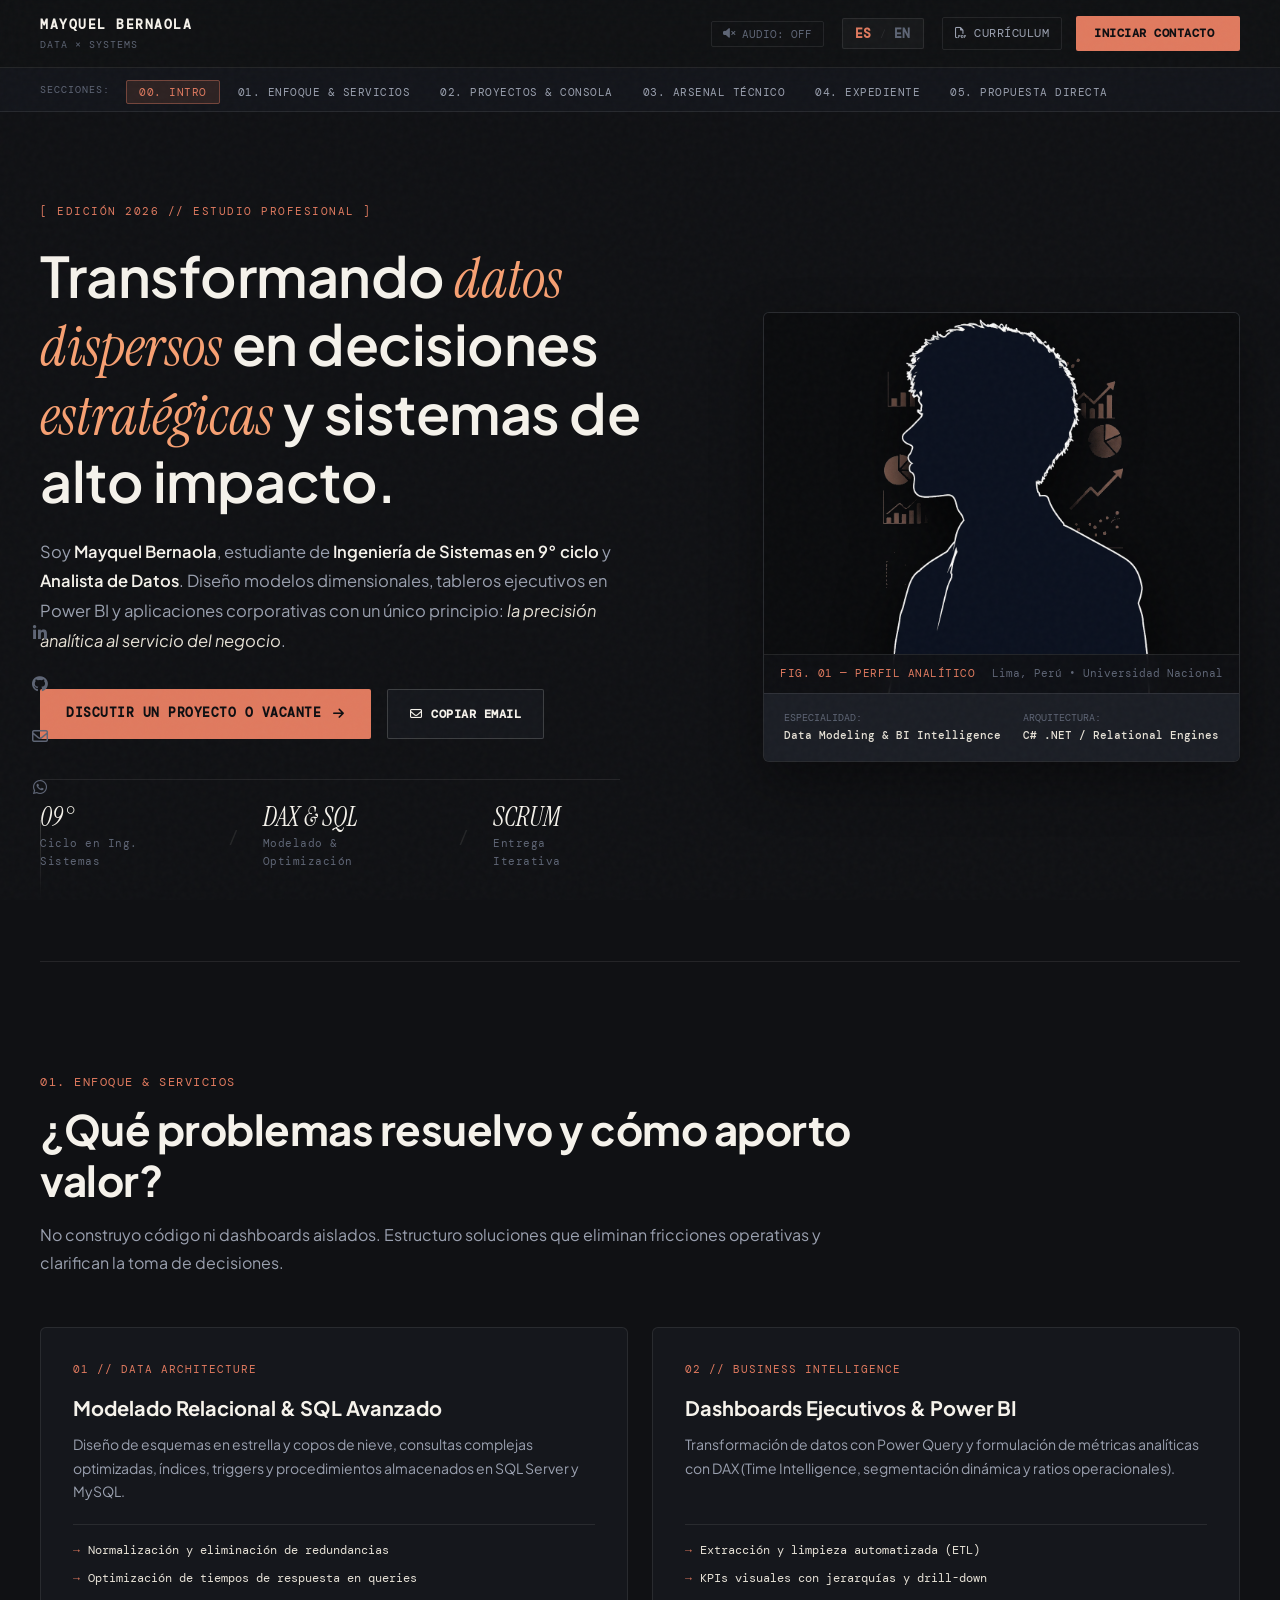
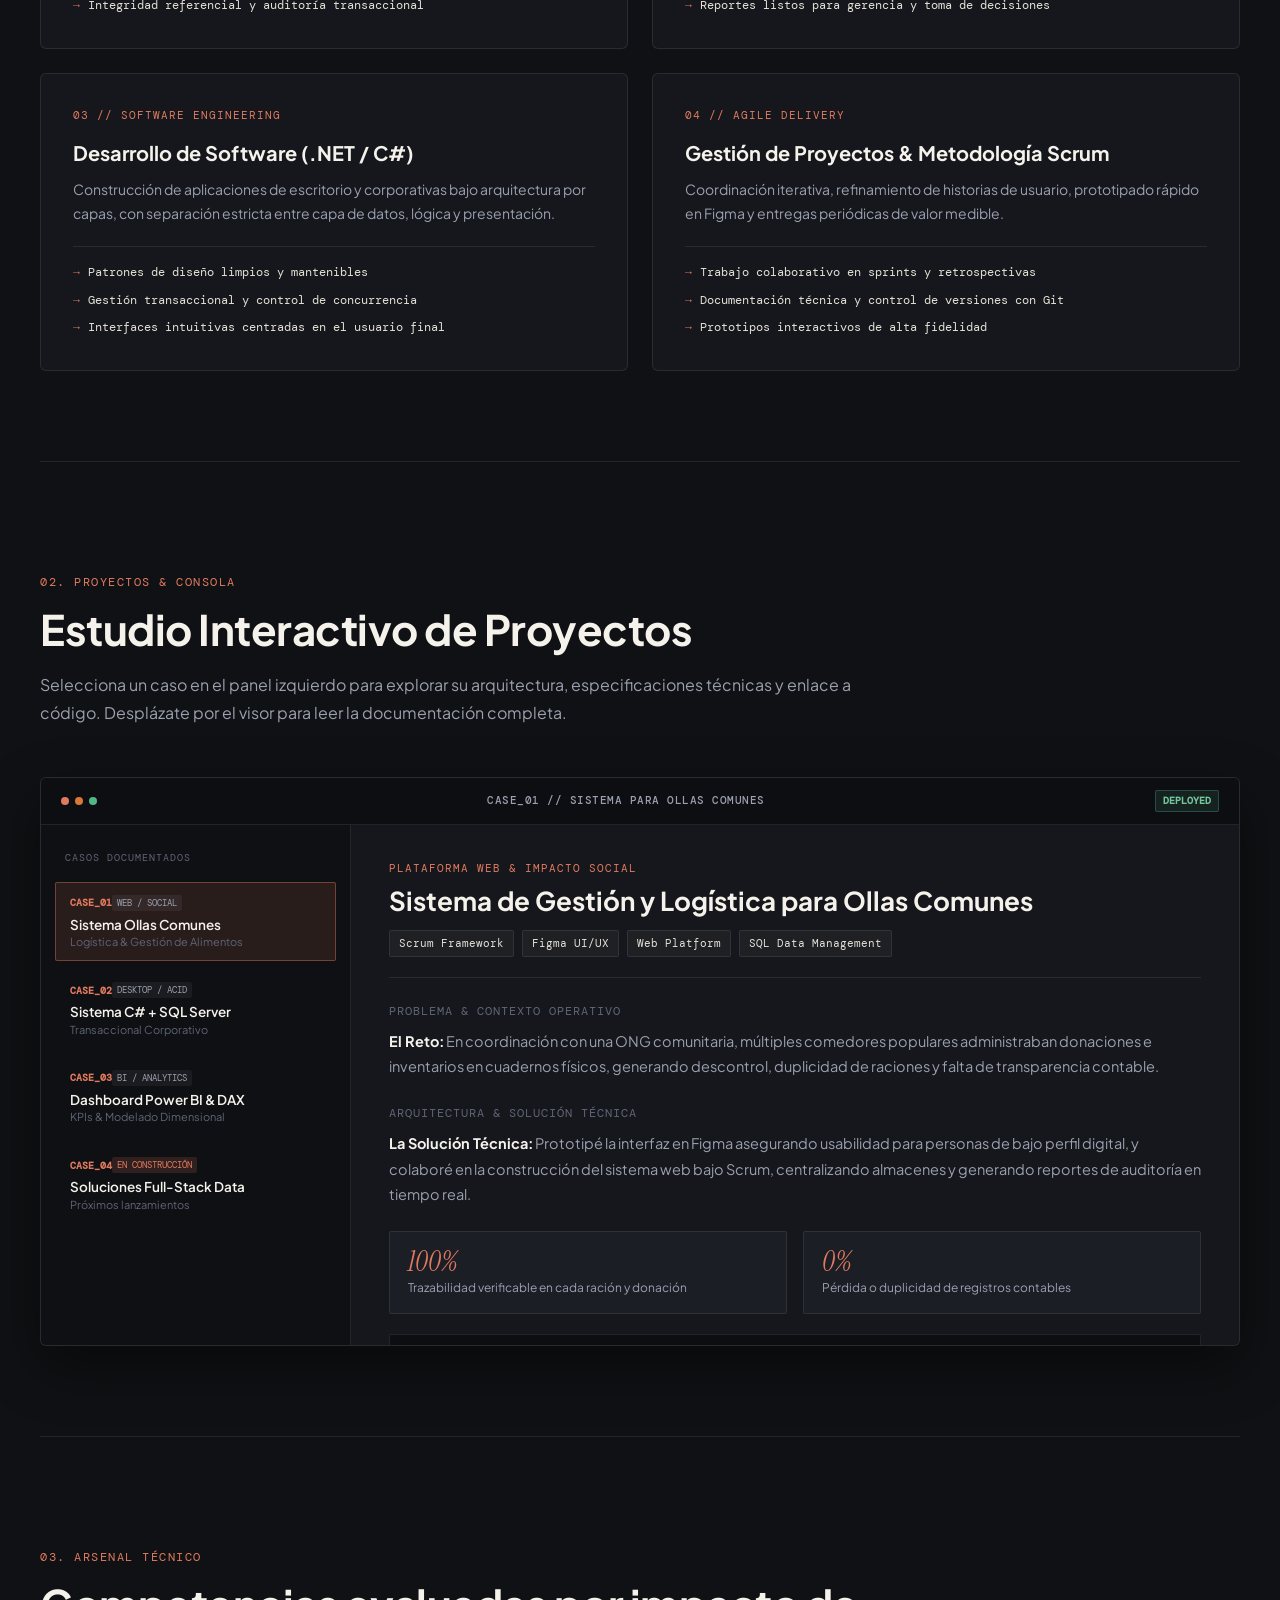
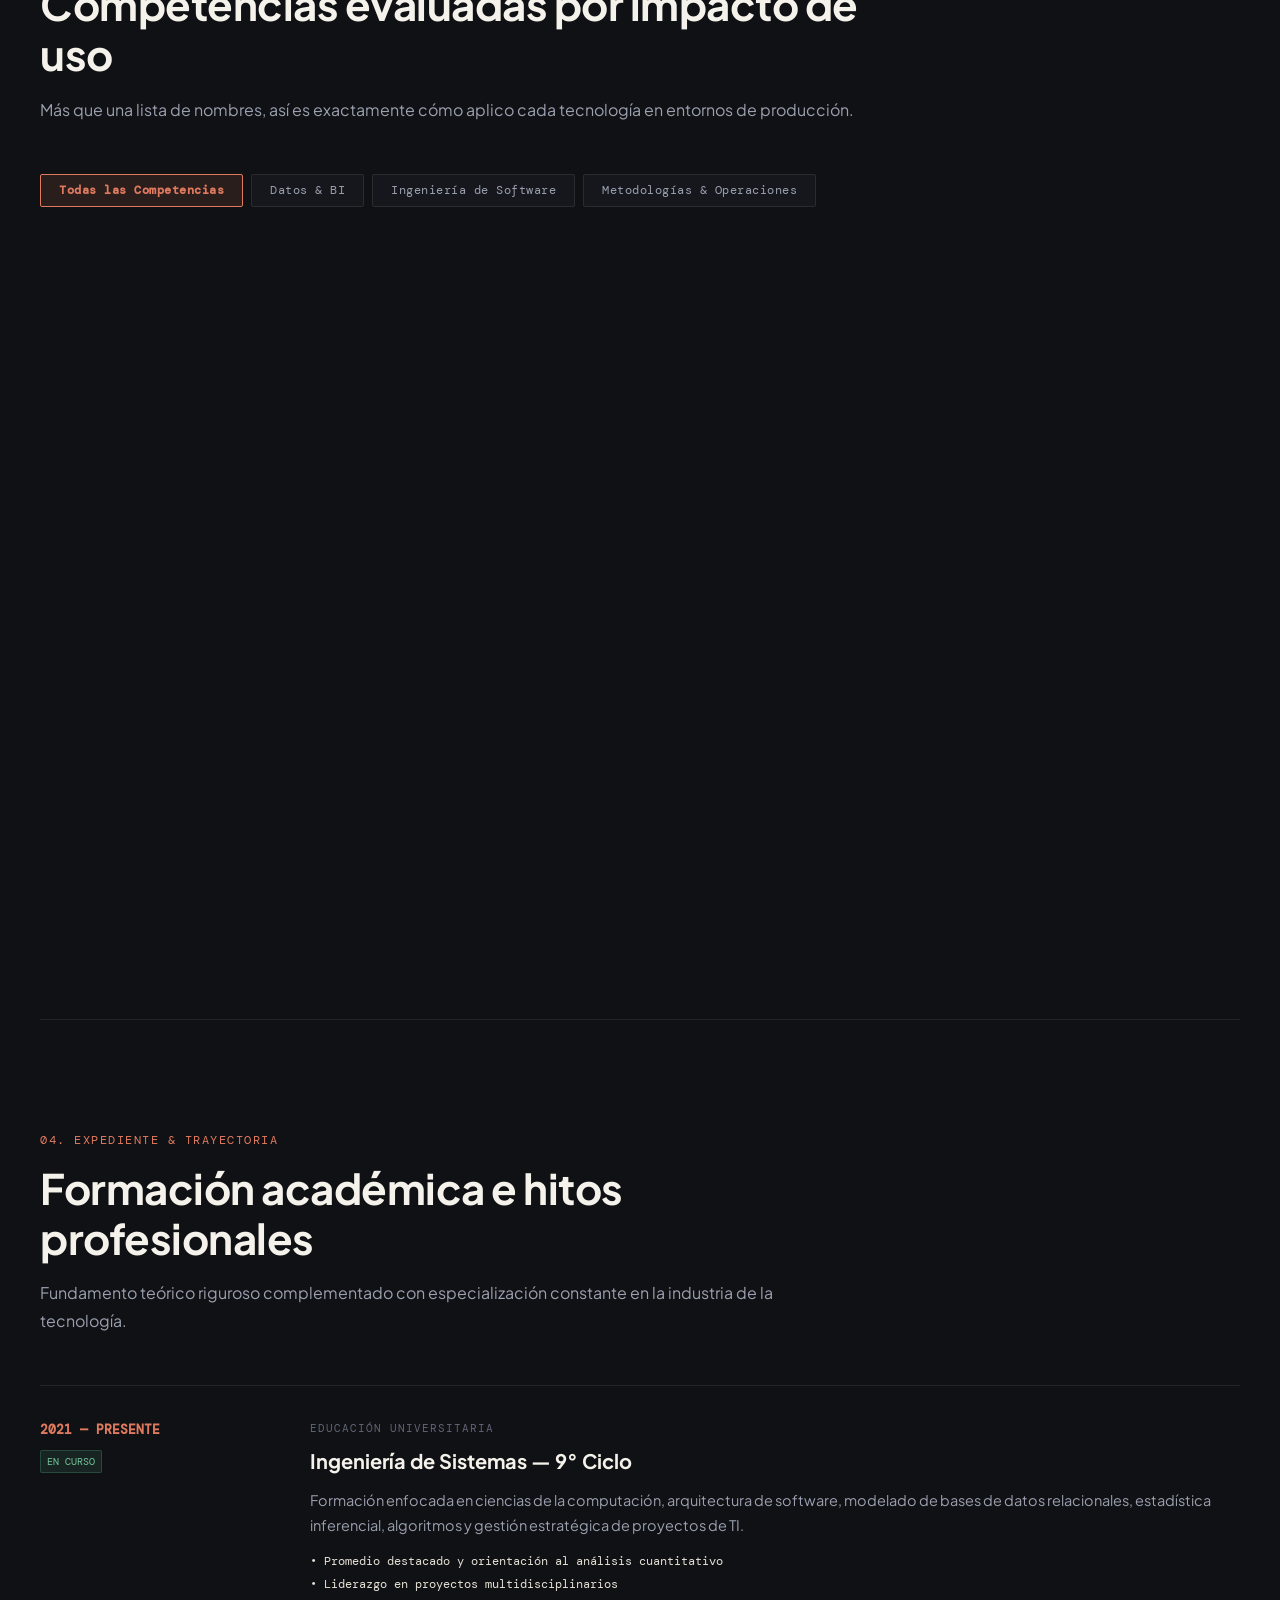
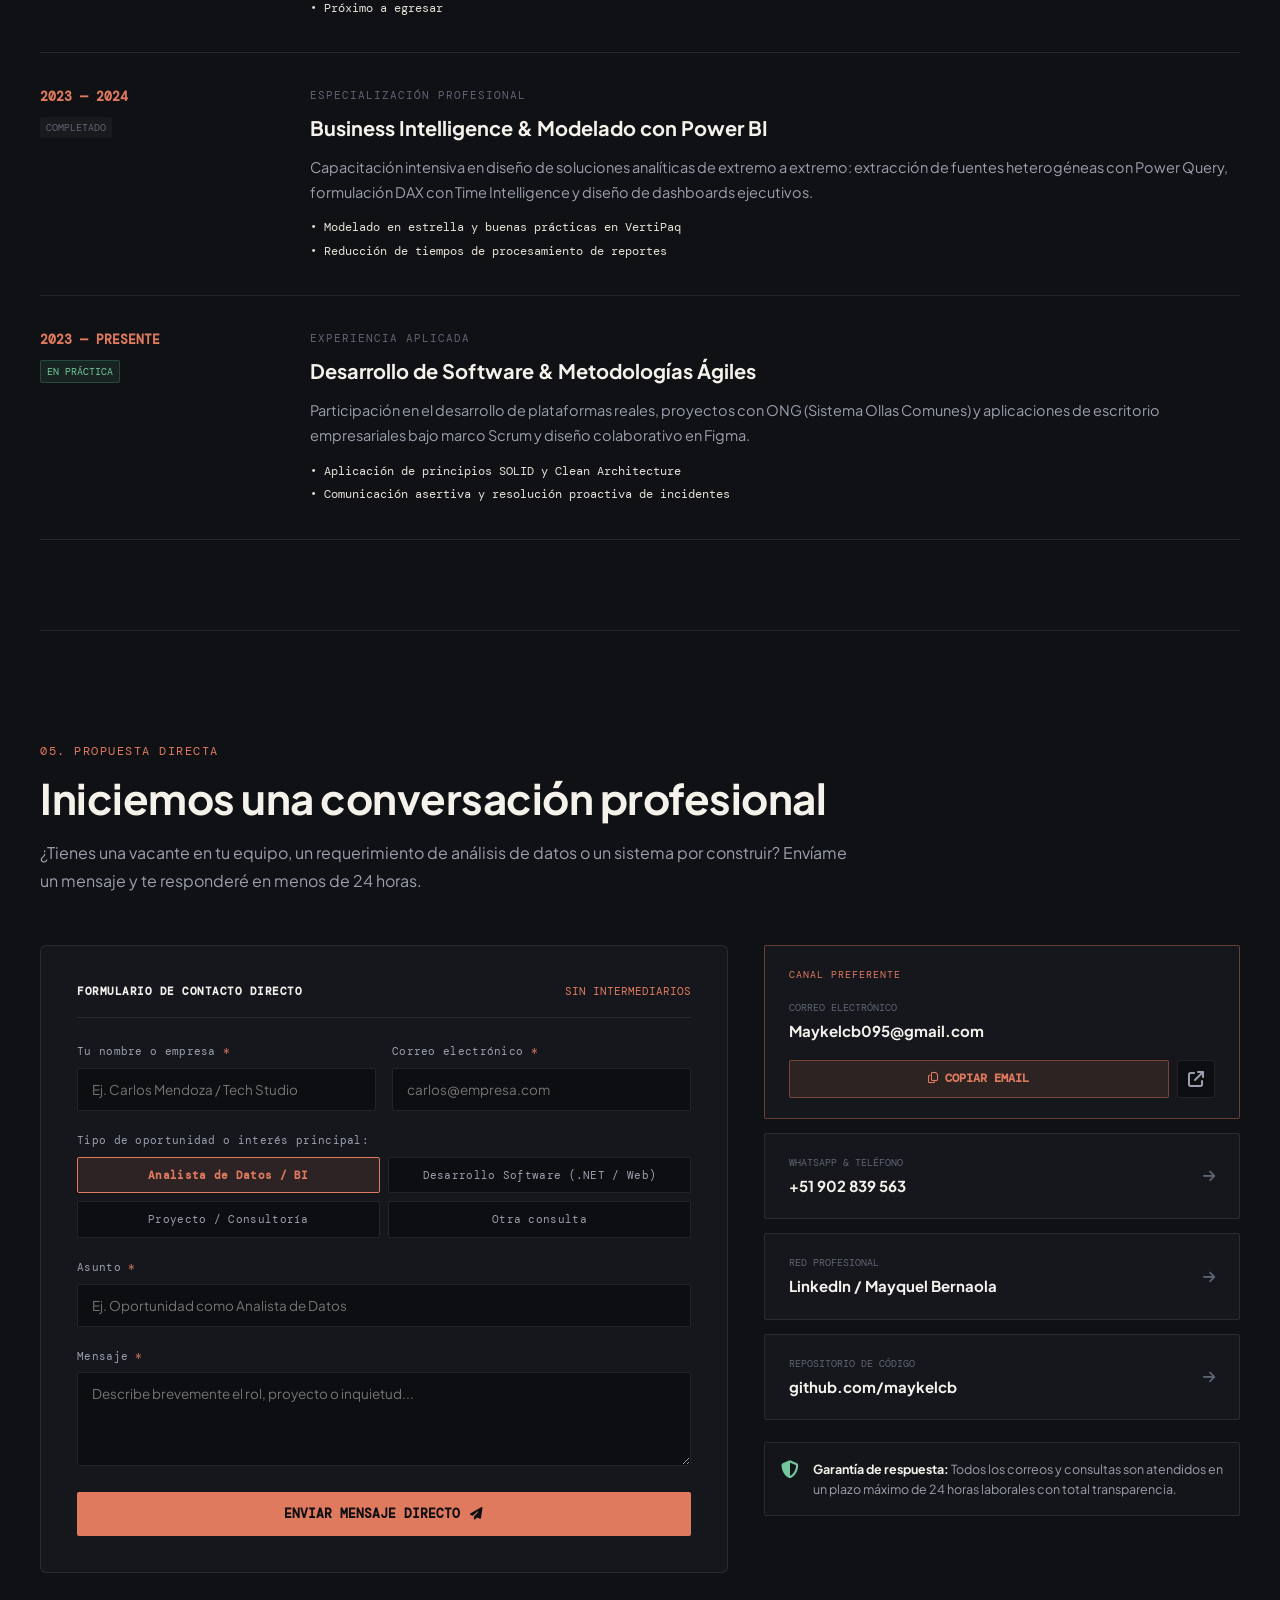
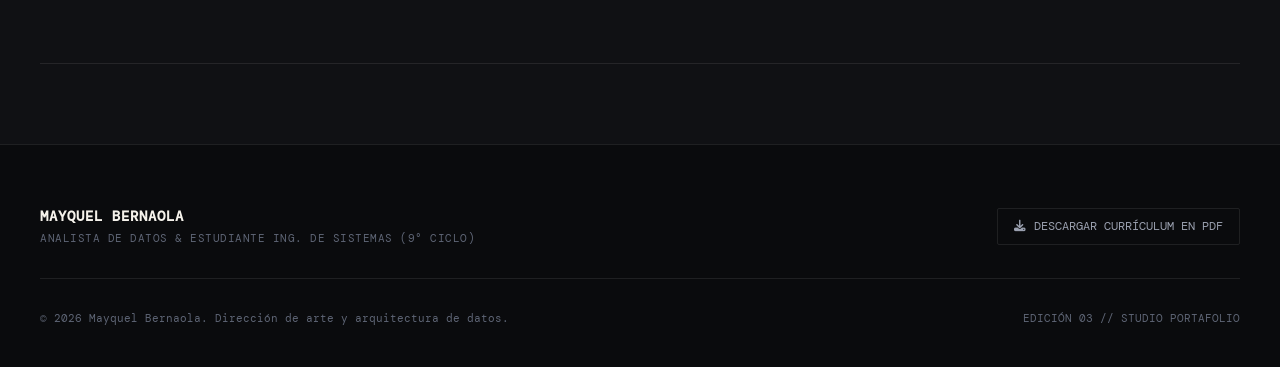
<file: index.html>
<!DOCTYPE html>
<html lang="es">
<head>
  <meta charset="UTF-8">
  <meta name="viewport" content="width=device-width, initial-scale=1.0">
  <title>Mayquel Bernaola — Strategic Data Analysis & Systems Engineering</title>
  <meta name="description" content="Portfolio editorial y estudio de ingeniería de Mayquel Bernaola. Especializado en transformar datos complejos en soluciones accionables, dashboards ejecutivos y sistemas robustos.">

  <!-- Editorial Typography: Instrument Serif + Plus Jakarta Sans + DM Mono -->
  <link rel="preconnect" href="https://fonts.googleapis.com">
  <link rel="preconnect" href="https://fonts.gstatic.com" crossorigin>
  <link href="https://fonts.googleapis.com/css2?family=DM+Mono:ital,wght@0,300;0,400;0,500;1,400&family=Instrument+Serif:ital@0;1&family=Plus+Jakarta+Sans:wght@300;400;500;600;700&display=swap" rel="stylesheet">
  
  <link rel="stylesheet" href="https://cdnjs.cloudflare.com/ajax/libs/font-awesome/6.5.1/css/all.min.css">
  <link rel="stylesheet" href="styles.css">
</head>
<body class="editorial-theme" data-lang="es">

<!-- Ambient Paper Texture Overlay -->
<div class="texture-overlay" aria-hidden="true"></div>

<!-- Left Vertical Social Sidebar (Adapted from Portfolio 1 with Editorial Aesthetic) -->
<aside class="editorial-social-sidebar" aria-label="Enlaces sociales">
  <a href="https://www.linkedin.com/in/mayquel-bernaola-benites-136561357/" target="_blank" rel="noopener noreferrer" class="sidebar-icon-link" title="LinkedIn" aria-label="LinkedIn">
    <i class="fab fa-linkedin-in"></i>
  </a>
  <a href="https://github.com/maykelcb" target="_blank" rel="noopener noreferrer" class="sidebar-icon-link" title="GitHub" aria-label="GitHub">
    <i class="fab fa-github"></i>
  </a>
  <a href="mailto:Maykelcb095@gmail.com" class="sidebar-icon-link" title="Email" aria-label="Email">
    <i class="far fa-envelope"></i>
  </a>
  <a href="https://wa.me/51902839563?text=Hola%20Mayquel,%20vi%20tu%20portafolio%20y%20me%20gustar%C3%ADa%20conversar." target="_blank" rel="noopener noreferrer" class="sidebar-icon-link" title="WhatsApp" aria-label="WhatsApp">
    <i class="fab fa-whatsapp"></i>
  </a>
  <div class="sidebar-stem-line" aria-hidden="true"></div>
</aside>

<!-- Top Sticky Editorial Masthead / Header -->
<header class="masthead-bar" id="masthead">
  <div class="masthead-inner">
    <div class="masthead-brand">
      <a href="#intro" class="brand-link" aria-label="Volver al inicio">
        <span class="brand-name">MAYQUEL BERNAOLA</span>
        <span class="brand-sub">DATA × SYSTEMS</span>
      </a>
    </div>

    <!-- Controls: Audio Synthesizer & Language Switcher -->
    <div class="masthead-controls">
      <!-- Audio Toggle Button -->
      <button class="audio-toggle-btn" id="audioToggle" aria-label="Activar/Desactivar sonido" title="Sonido interactivo">
        <i class="fas fa-volume-xmark" id="audioIcon"></i>
        <span class="audio-label" id="audioLabel">AUDIO: OFF</span>
      </button>

      <!-- Language Toggle Switcher (ES / EN) -->
      <div class="lang-switch-box" role="group" aria-label="Selector de idioma">
        <button class="lang-toggle-btn active" data-lang="es" aria-pressed="true">ES</button>
        <span class="lang-divider">/</span>
        <button class="lang-toggle-btn" data-lang="en" aria-pressed="false">EN</button>
      </div>

      <!-- Quick Actions -->
      <div class="masthead-actions">
        <a href="cv.pdf" target="_blank" class="action-link-cv" title="Descargar currículum en PDF">
          <i class="far fa-file-pdf" aria-hidden="true"></i>
          <span data-i18n="nav_cv">CURRÍCULUM</span>
        </a>
        <a href="#inquiry" class="action-btn-primary">
          <span data-i18n="nav_contact">INICIAR CONTACTO</span>
          <i class="fas fa-arrow-down-right" aria-hidden="true"></i>
        </a>
      </div>
    </div>
  </div>
</header>

<!-- Secondary Navigation TOC (Sticky on scroll) -->
<nav class="editorial-nav-bar" id="editorialNav" aria-label="Navegación principal">
  <div class="nav-bar-inner">
    <span class="nav-chapter-label" data-i18n="toc_label">SECCIONES:</span>
    <ul class="nav-chapter-list">
      <li><a href="#intro" class="nav-toc-link active" data-section="intro" data-i18n="toc_00">00. INTRO</a></li>
      <li><a href="#practice" class="nav-toc-link" data-section="practice" data-i18n="toc_01">01. ENFOQUE & SERVICIOS</a></li>
      <li><a href="#works" class="nav-toc-link" data-section="works" data-i18n="toc_02">02. PROYECTOS & CONSOLA</a></li>
      <li><a href="#arsenal" class="nav-toc-link" data-section="arsenal" data-i18n="toc_03">03. ARSENAL TÉCNICO</a></li>
      <li><a href="#record" class="nav-toc-link" data-section="record" data-i18n="toc_04">04. EXPEDIENTE</a></li>
      <li><a href="#inquiry" class="nav-toc-link" data-section="inquiry" data-i18n="toc_05">05. PROPUESTA DIRECTA</a></li>
    </ul>
  </div>
</nav>

<main class="editorial-content">

  <!-- ═══════════════════════════════════════════════
       CHAPTER 00: THE STATEMENT & HERO
       ═══════════════════════════════════════════════ -->
  <section class="chapter-block intro-chapter" id="intro">
    <div class="intro-grid">
      
      <div class="intro-typography-col">
        <div class="dossier-tag">
          <span class="mono-prefix" data-i18n="hero_edition">[ EDICIÓN 2026 // ESTUDIO PROFESIONAL ]</span>
        </div>

        <h1 class="main-editorial-title" data-i18n="hero_title">
          Transformando <span class="serif-accent">datos dispersos</span> en decisiones <span class="serif-accent">estratégicas</span> y sistemas de alto impacto.
        </h1>

        <p class="intro-statement" data-i18n="hero_desc">
          Soy <strong>Mayquel Bernaola</strong>, estudiante de <strong>Ingeniería de Sistemas en 9° ciclo</strong> y <strong>Analista de Datos</strong>. Diseño modelos dimensionales, tableros ejecutivos en Power BI y aplicaciones corporativas con un único principio: <em>la precisión analítica al servicio del negocio</em>.
        </p>

        <!-- Conversion Action Cluster -->
        <div class="intro-conversion-cluster">
          <a href="#inquiry" class="hero-cta-btn">
            <span data-i18n="hero_btn_discuss">DISCUTIR UN PROYECTO O VACANTE</span>
            <i class="fas fa-arrow-right" aria-hidden="true"></i>
          </a>
          <button class="hero-copy-btn" id="heroQuickCopy" title="Copiar correo Maykelcb095@gmail.com">
            <i class="far fa-envelope" aria-hidden="true"></i>
            <span data-i18n="hero_btn_copy">COPIAR EMAIL</span>
          </button>
        </div>

        <!-- Verified Metrics Strip -->
        <div class="verified-metrics-strip">
          <div class="metric-block">
            <span class="metric-num">09°</span>
            <span class="metric-caption" data-i18n="metric_01">Ciclo en Ing. Sistemas</span>
          </div>
          <div class="metric-sep">/</div>
          <div class="metric-block">
            <span class="metric-num">DAX & SQL</span>
            <span class="metric-caption" data-i18n="metric_02">Modelado & Optimización</span>
          </div>
          <div class="metric-sep">/</div>
          <div class="metric-block">
            <span class="metric-num">SCRUM</span>
            <span class="metric-caption" data-i18n="metric_03">Entrega Iterativa</span>
          </div>
        </div>
      </div>

      <!-- Right Column: Visual Portrait Artifact -->
      <div class="intro-visual-col">
        <div class="portrait-plate">
          <div class="plate-frame">
            <img src="silhouette-bg.png" alt="Data visualization graphics" class="plate-data-layer">
            <img src="silhouette.png" alt="Mayquel Bernaola silueta profesional" class="plate-silhouette">
            
            <div class="plate-caption">
              <span class="plate-title" data-i18n="fig_title">FIG. 01 — PERFIL ANALÍTICO</span>
              <span class="plate-sub" data-i18n="fig_sub">Lima, Perú • Universidad Nacional</span>
            </div>
          </div>
          
          <div class="plate-footnote">
            <div class="footnote-item">
              <span class="fn-label" data-i18n="fn_specialty_lbl">ESPECIALIDAD:</span>
              <span class="fn-value" data-i18n="fn_specialty_val">Data Modeling & BI Intelligence</span>
            </div>
            <div class="footnote-item">
              <span class="fn-label" data-i18n="fn_arch_lbl">ARQUITECTURA:</span>
              <span class="fn-value" data-i18n="fn_arch_val">C# .NET / Relational Engines</span>
            </div>
          </div>
        </div>
      </div>

    </div>
  </section>

  <!-- ═══════════════════════════════════════════════
       CHAPTER 01: THE PRACTICE & SERVICES
       ═══════════════════════════════════════════════ -->
  <section class="chapter-block" id="practice">
    <div class="chapter-header">
      <span class="chapter-number" data-i18n="chap1_num">01. ENFOQUE & SERVICIOS</span>
      <h2 class="chapter-title" data-i18n="chap1_title">¿Qué problemas resuelvo y cómo aporto valor?</h2>
      <p class="chapter-lead" data-i18n="chap1_lead">
        No construyo código ni dashboards aislados. Estructuro soluciones que eliminan fricciones operativas y clarifican la toma de decisiones.
      </p>
    </div>

    <div class="services-dossier-grid">
      <!-- Service 01 -->
      <div class="service-card">
        <div class="service-index">01 // DATA ARCHITECTURE</div>
        <h3 class="service-name" data-i18n="serv1_title">Modelado Relacional & SQL Avanzado</h3>
        <p class="service-summary" data-i18n="serv1_desc">
          Diseño de esquemas en estrella y copos de nieve, consultas complejas optimizadas, índices, triggers y procedimientos almacenados en SQL Server y MySQL.
        </p>
        <ul class="service-deliverables">
          <li data-i18n="serv1_li1">Normalización y eliminación de redundancias</li>
          <li data-i18n="serv1_li2">Optimización de tiempos de respuesta en queries</li>
          <li data-i18n="serv1_li3">Integridad referencial y auditoría transaccional</li>
        </ul>
      </div>

      <!-- Service 02 -->
      <div class="service-card">
        <div class="service-index">02 // BUSINESS INTELLIGENCE</div>
        <h3 class="service-name" data-i18n="serv2_title">Dashboards Ejecutivos & Power BI</h3>
        <p class="service-summary" data-i18n="serv2_desc">
          Transformación de datos con Power Query y formulación de métricas analíticas con DAX (Time Intelligence, segmentación dinámica y ratios operacionales).
        </p>
        <ul class="service-deliverables">
          <li data-i18n="serv2_li1">Extracción y limpieza automatizada (ETL)</li>
          <li data-i18n="serv2_li2">KPIs visuales con jerarquías y drill-down</li>
          <li data-i18n="serv2_li3">Reportes listos para gerencia y toma de decisiones</li>
        </ul>
      </div>

      <!-- Service 03 -->
      <div class="service-card">
        <div class="service-index">03 // SOFTWARE ENGINEERING</div>
        <h3 class="service-name" data-i18n="serv3_title">Desarrollo de Software (.NET / C#)</h3>
        <p class="service-summary" data-i18n="serv3_desc">
          Construcción de aplicaciones de escritorio y corporativas bajo arquitectura por capas, con separación estricta entre capa de datos, lógica y presentación.
        </p>
        <ul class="service-deliverables">
          <li data-i18n="serv3_li1">Patrones de diseño limpios y mantenibles</li>
          <li data-i18n="serv3_li2">Gestión transaccional y control de concurrencia</li>
          <li data-i18n="serv3_li3">Interfaces intuitivas centradas en el usuario final</li>
        </ul>
      </div>

      <!-- Service 04 -->
      <div class="service-card">
        <div class="service-index">04 // AGILE DELIVERY</div>
        <h3 class="service-name" data-i18n="serv4_title">Gestión de Proyectos & Metodología Scrum</h3>
        <p class="service-summary" data-i18n="serv4_desc">
          Coordinación iterativa, refinamiento de historias de usuario, prototipado rápido en Figma y entregas periódicas de valor medible.
        </p>
        <ul class="service-deliverables">
          <li data-i18n="serv4_li1">Trabajo colaborativo en sprints y retrospectivas</li>
          <li data-i18n="serv4_li2">Documentación técnica y control de versiones con Git</li>
          <li data-i18n="serv4_li3">Prototipos interactivos de alta fidelidad</li>
        </ul>
      </div>
    </div>
  </section>

  <!-- ═══════════════════════════════════════════════
       CHAPTER 02: EDITORIAL PROJECT CONSOLE (STUDIO)
       Adapted from Portafolio 2 with Portafolio 3 Aesthetic & Scroll Details
       ═══════════════════════════════════════════════ -->
  <section class="chapter-block" id="works">
    <div class="chapter-header">
      <span class="chapter-number" data-i18n="chap2_num">02. PROYECTOS & CONSOLA</span>
      <h2 class="chapter-title" data-i18n="chap2_title">Estudio Interactivo de Proyectos</h2>
      <p class="chapter-lead" data-i18n="chap2_lead">
        Selecciona un caso en el panel izquierdo para explorar su arquitectura, especificaciones técnicas y enlace a código. Desplázate por el visor para leer la documentación completa.
      </p>
    </div>

    <!-- Editorial Project Console Studio -->
    <div class="project-console-container">
      
      <!-- Top Window Bar -->
      <div class="console-window-header">
        <div class="console-traffic-dots" aria-hidden="true">
          <span></span><span></span><span></span>
        </div>
        <div class="console-window-title" id="consoleCurrentTitle">CASE_01 // SISTEMA PARA OLLAS COMUNES</div>
        <div class="console-status-pill" id="consoleCurrentStatus">DEPLOYED</div>
      </div>

      <div class="project-console-body">
        
        <!-- Left Sidebar: Project Selector List -->
        <div class="project-selector-deck" role="tablist">
          <span class="deck-category-label" data-i18n="proj_deck_lbl">CASOS DOCUMENTADOS</span>
          
          <button class="project-tab-btn active" data-project="ollas" role="tab" aria-selected="true">
            <div class="tab-top">
              <span class="tab-id">CASE_01</span>
              <span class="tab-badge-pill">WEB / SOCIAL</span>
            </div>
            <strong class="tab-name" data-i18n="p1_tab_name">Sistema Ollas Comunes</strong>
            <span class="tab-sub" data-i18n="p1_tab_sub">Logística & Gestión de Alimentos</span>
          </button>

          <button class="project-tab-btn" data-project="csharp" role="tab" aria-selected="false">
            <div class="tab-top">
              <span class="tab-id">CASE_02</span>
              <span class="tab-badge-pill">DESKTOP / ACID</span>
            </div>
            <strong class="tab-name" data-i18n="p2_tab_name">Sistema C# + SQL Server</strong>
            <span class="tab-sub" data-i18n="p2_tab_sub">Transaccional Corporativo</span>
          </button>

          <button class="project-tab-btn" data-project="powerbi" role="tab" aria-selected="false">
            <div class="tab-top">
              <span class="tab-id">CASE_03</span>
              <span class="tab-badge-pill">BI / ANALYTICS</span>
            </div>
            <strong class="tab-name" data-i18n="p3_tab_name">Dashboard Power BI & DAX</strong>
            <span class="tab-sub" data-i18n="p3_tab_sub">KPIs & Modelado Dimensional</span>
          </button>

          <button class="project-tab-btn tab-future" data-project="upcoming" role="tab" aria-selected="false">
            <div class="tab-top">
              <span class="tab-id">CASE_04</span>
              <span class="tab-badge-pill pill-upcoming">EN CONSTRUCCIÓN</span>
            </div>
            <strong class="tab-name" data-i18n="p4_tab_name">Soluciones Full-Stack Data</strong>
            <span class="tab-sub" data-i18n="p4_tab_sub">Próximos lanzamientos</span>
          </button>
        </div>

        <!-- Right Main: Scrollable Detailed Documentation Viewer -->
        <div class="project-viewer-screen">
          <div class="viewer-scroll-pane" id="projectViewerPane">
            <!-- Dynamic Content injected via JS -->
          </div>
        </div>

      </div>

    </div>
  </section>

  <!-- ═══════════════════════════════════════════════
       CHAPTER 03: TECHNICAL ARSENAL
       Interactive Staggered Block-by-Block Animation
       ═══════════════════════════════════════════════ -->
  <section class="chapter-block" id="arsenal">
    <div class="chapter-header">
      <span class="chapter-number" data-i18n="chap3_num">03. ARSENAL TÉCNICO</span>
      <h2 class="chapter-title" data-i18n="chap3_title">Competencias evaluadas por impacto de uso</h2>
      <p class="chapter-lead" data-i18n="chap3_lead">
        Más que una lista de nombres, así es exactamente cómo aplico cada tecnología en entornos de producción.
      </p>
    </div>

    <!-- Interactive Capability Matrix Filter -->
    <div class="arsenal-filter-tabs" role="tablist">
      <button class="filter-tab active" data-filter="all" role="tab" aria-selected="true" data-i18n="tab_all">Todas las Competencias</button>
      <button class="filter-tab" data-filter="data" role="tab" aria-selected="false" data-i18n="tab_data">Datos & BI</button>
      <button class="filter-tab" data-filter="dev" role="tab" aria-selected="false" data-i18n="tab_dev">Ingeniería de Software</button>
      <button class="filter-tab" data-filter="method" role="tab" aria-selected="false" data-i18n="tab_method">Metodologías & Operaciones</button>
    </div>

    <!-- Grid Container with scroll-driven row-by-row & filter block-by-block animations -->
    <div class="arsenal-matrix-grid" id="arsenalGrid">
      
      <!-- ROW 1 (3 items) -->
      <div class="arsenal-item" data-group="data" data-row="1">
        <div class="item-header">
          <div class="item-tech-name">SQL (Server / MySQL)</div>
          <span class="item-badge" data-i18n="lvl_expert">EXPERTO</span>
        </div>
        <p class="item-application" data-i18n="skill_sql_desc">
          Modelado relacional, subconsultas complejas, optimización de índices, transacciones ACID y procedimientos almacenados para backends y almacenes de datos.
        </p>
        <div class="item-footer">
          <span class="item-context" data-i18n="skill_sql_use">Uso: Arquitectura de datos & ETL</span>
        </div>
      </div>

      <div class="arsenal-item" data-group="data" data-row="1">
        <div class="item-header">
          <div class="item-tech-name">Power BI & DAX</div>
          <span class="item-badge" data-i18n="lvl_adv">AVANZADO</span>
        </div>
        <p class="item-application" data-i18n="skill_pbi_desc">
          Creación de métricas analíticas complejas, funciones de inteligencia de tiempo, modelado dimensional en estrella y dashboards interactivos para comités de dirección.
        </p>
        <div class="item-footer">
          <span class="item-context" data-i18n="skill_pbi_use">Uso: Business Intelligence & Dashboards</span>
        </div>
      </div>

      <div class="arsenal-item" data-group="data" data-row="1">
        <div class="item-header">
          <div class="item-tech-name">Python (Pandas / NumPy)</div>
          <span class="item-badge" data-i18n="lvl_adv">AVANZADO</span>
        </div>
        <p class="item-application" data-i18n="skill_py_desc">
          Scripts de automatización, pipelines de limpieza y transformación de datos (ETL), análisis exploratorio de datos (EDA) y estadística aplicada.
        </p>
        <div class="item-footer">
          <span class="item-context" data-i18n="skill_py_use">Uso: Procesamiento analítico & ETL</span>
        </div>
      </div>

      <!-- ROW 2 (3 items) -->
      <div class="arsenal-item" data-group="data" data-row="2">
        <div class="item-header">
          <div class="item-tech-name">Excel Avanzado & Power Query</div>
          <span class="item-badge" data-i18n="lvl_expert">EXPERTO</span>
        </div>
        <p class="item-application" data-i18n="skill_xls_desc">
          Modelado financiero y operativo, lenguaje M en Power Query, tablas dinámicas avanzadas y formulación matricial para análisis ágil.
        </p>
        <div class="item-footer">
          <span class="item-context" data-i18n="skill_xls_use">Uso: Análisis ad-hoc & Modelos rápidos</span>
        </div>
      </div>

      <div class="arsenal-item" data-group="dev" data-row="2">
        <div class="item-header">
          <div class="item-tech-name">C# (.NET)</div>
          <span class="item-badge" data-i18n="lvl_inter">INTERMEDIO-ALTO</span>
        </div>
        <p class="item-application" data-i18n="skill_cs_desc">
          Desarrollo de aplicaciones corporativas, arquitectura por capas, POO estricta, integración con bases de datos relacionales y manejo robusto de excepciones.
        </p>
        <div class="item-footer">
          <span class="item-context" data-i18n="skill_cs_use">Uso: Backend & Sistemas de escritorio</span>
        </div>
      </div>

      <div class="arsenal-item" data-group="dev" data-row="2">
        <div class="item-header">
          <div class="item-tech-name">JavaScript (ES6+)</div>
          <span class="item-badge" data-i18n="lvl_mid">INTERMEDIO</span>
        </div>
        <p class="item-application" data-i18n="skill_js_desc">
          Lógica asíncrona, interacción fluida con el DOM, consumo de endpoints REST, diseño de visualizaciones dinámicas e interactividad web.
        </p>
        <div class="item-footer">
          <span class="item-context" data-i18n="skill_js_use">Uso: Frontend & Dinamismo interactivo</span>
        </div>
      </div>

      <!-- ROW 3 (3 items) -->
      <div class="arsenal-item" data-group="dev" data-row="3">
        <div class="item-header">
          <div class="item-tech-name">HTML5 Semántico & CSS3</div>
          <span class="item-badge" data-i18n="lvl_adv">AVANZADO</span>
        </div>
        <p class="item-application" data-i18n="skill_html_desc">
          Diseño responsivo, Grid, Flexbox, accesibilidad (a11y), tipografía editorial y diseño de interfaces sin depender de plantillas prediseñadas.
        </p>
        <div class="item-footer">
          <span class="item-context" data-i18n="skill_html_use">Uso: Maquetación editorial y responsive</span>
        </div>
      </div>

      <div class="arsenal-item" data-group="method" data-row="3">
        <div class="item-header">
          <div class="item-tech-name">Scrum & Metodologías Ágiles</div>
          <span class="item-badge" data-i18n="lvl_adv">AVANZADO</span>
        </div>
        <p class="item-application" data-i18n="skill_scrum_desc">
          Gestión de sprints, redacción y estimación de historias de usuario, coordinación en ceremonias ágiles y enfoque en entregables continuos.
        </p>
        <div class="item-footer">
          <span class="item-context" data-i18n="skill_scrum_use">Uso: Gestión ágil & Trabajo en equipo</span>
        </div>
      </div>

      <div class="arsenal-item" data-group="method" data-row="3">
        <div class="item-header">
          <div class="item-tech-name">Git & GitHub</div>
          <span class="item-badge" data-i18n="lvl_adv">AVANZADO</span>
        </div>
        <p class="item-application" data-i18n="skill_git_desc">
          Gestión de ramas, commits convencionales, resolución de conflictos, code review y control de versiones transparente.
        </p>
        <div class="item-footer">
          <span class="item-context" data-i18n="skill_git_use">Uso: Control de versiones & Colaboración</span>
        </div>
      </div>

    </div>
  </section>

  <!-- ═══════════════════════════════════════════════
       CHAPTER 04: ACADEMIC RECORD & TRAJECTORY
       ═══════════════════════════════════════════════ -->
  <section class="chapter-block" id="record">
    <div class="chapter-header">
      <span class="chapter-number" data-i18n="chap4_num">04. EXPEDIENTE & TRAYECTORIA</span>
      <h2 class="chapter-title" data-i18n="chap4_title">Formación académica e hitos profesionales</h2>
      <p class="chapter-lead" data-i18n="chap4_lead">
        Fundamento teórico riguroso complementado con especialización constante en la industria de la tecnología.
      </p>
    </div>

    <div class="editorial-timeline">
      
      <!-- Milestone 01 -->
      <div class="timeline-entry">
        <div class="timeline-date">
          <span class="date-range">2021 — PRESENTE</span>
          <span class="date-status status-active" data-i18n="rec_active">EN CURSO</span>
        </div>
        <div class="timeline-body">
          <span class="milestone-tag" data-i18n="rec1_tag">EDUCACIÓN UNIVERSITARIA</span>
          <h3 class="milestone-title" data-i18n="rec1_title">Ingeniería de Sistemas — 9° Ciclo</h3>
          <p class="milestone-desc" data-i18n="rec1_desc">
            Formación enfocada en ciencias de la computación, arquitectura de software, modelado de bases de datos relacionales, estadística inferencial, algoritmos y gestión estratégica de proyectos de TI.
          </p>
          <div class="milestone-points">
            <span data-i18n="rec1_p1">• Promedio destacado y orientación al análisis cuantitativo</span>
            <span data-i18n="rec1_p2">• Liderazgo en proyectos multidisciplinarios</span>
            <span data-i18n="rec1_p3">• Próximo a egresar</span>
          </div>
        </div>
      </div>

      <!-- Milestone 02 -->
      <div class="timeline-entry">
        <div class="timeline-date">
          <span class="date-range">2023 — 2024</span>
          <span class="date-status" data-i18n="rec_completed">COMPLETADO</span>
        </div>
        <div class="timeline-body">
          <span class="milestone-tag" data-i18n="rec2_tag">ESPECIALIZACIÓN PROFESIONAL</span>
          <h3 class="milestone-title" data-i18n="rec2_title">Business Intelligence & Modelado con Power BI</h3>
          <p class="milestone-desc" data-i18n="rec2_desc">
            Capacitación intensiva en diseño de soluciones analíticas de extremo a extremo: extracción de fuentes heterogéneas con Power Query, formulación DAX con Time Intelligence y diseño de dashboards ejecutivos.
          </p>
          <div class="milestone-points">
            <span data-i18n="rec2_p1">• Modelado en estrella y buenas prácticas en VertiPaq</span>
            <span data-i18n="rec2_p2">• Reducción de tiempos de procesamiento de reportes</span>
          </div>
        </div>
      </div>

      <!-- Milestone 03 -->
      <div class="timeline-entry">
        <div class="timeline-date">
          <span class="date-range">2023 — PRESENTE</span>
          <span class="date-status status-active" data-i18n="rec_in_practice">EN PRÁCTICA</span>
        </div>
        <div class="timeline-body">
          <span class="milestone-tag" data-i18n="rec3_tag">EXPERIENCIA APLICADA</span>
          <h3 class="milestone-title" data-i18n="rec3_title">Desarrollo de Software & Metodologías Ágiles</h3>
          <p class="milestone-desc" data-i18n="rec3_desc">
            Participación en el desarrollo de plataformas reales, proyectos con ONG (Sistema Ollas Comunes) y aplicaciones de escritorio empresariales bajo marco Scrum y diseño colaborativo en Figma.
          </p>
          <div class="milestone-points">
            <span data-i18n="rec3_p1">• Aplicación de principios SOLID y Clean Architecture</span>
            <span data-i18n="rec3_p2">• Comunicación asertiva y resolución proactiva de incidentes</span>
          </div>
        </div>
      </div>

    </div>
  </section>

  <!-- ═══════════════════════════════════════════════
       CHAPTER 05: CONVERSION & DIRECT INQUIRY
       ═══════════════════════════════════════════════ -->
  <section class="chapter-block inquiry-chapter" id="inquiry">
    <div class="chapter-header">
      <span class="chapter-number" data-i18n="chap5_num">05. PROPUESTA DIRECTA</span>
      <h2 class="chapter-title" data-i18n="chap5_title">Iniciemos una conversación profesional</h2>
      <p class="chapter-lead" data-i18n="chap5_lead">
        ¿Tienes una vacante en tu equipo, un requerimiento de análisis de datos o un sistema por construir? Envíame un mensaje y te responderé en menos de 24 horas.
      </p>
    </div>

    <div class="inquiry-editorial-grid">
      
      <!-- Inquiry Form -->
      <div class="inquiry-form-card">
        <div class="form-card-header">
          <span class="form-card-title" data-i18n="form_title">FORMULARIO DE CONTACTO DIRECTO</span>
          <span class="form-card-note" data-i18n="form_note">SIN INTERMEDIARIOS</span>
        </div>

        <form class="direct-inquiry-form" id="inquiryForm">
          <div class="form-two-cols">
            <div class="form-group">
              <label for="userName"><span data-i18n="form_name_lbl">Tu nombre o empresa</span> <span class="req">*</span></label>
              <input type="text" id="userName" name="name" placeholder="Ej. Carlos Mendoza / Tech Studio" required>
            </div>
            <div class="form-group">
              <label for="userEmail"><span data-i18n="form_email_lbl">Correo electrónico</span> <span class="req">*</span></label>
              <input type="email" id="userEmail" name="email" placeholder="carlos@empresa.com" required>
            </div>
          </div>

          <!-- Role / Interest selector -->
          <div class="form-group">
            <label data-i18n="form_interest_lbl">Tipo de oportunidad o interés principal:</label>
            <div class="interest-chips-group">
              <label class="interest-chip">
                <input type="radio" name="interest" value="analista-datos" checked>
                <span data-i18n="interest_data">Analista de Datos / BI</span>
              </label>
              <label class="interest-chip">
                <input type="radio" name="interest" value="desarrollo-software">
                <span data-i18n="interest_dev">Desarrollo Software (.NET / Web)</span>
              </label>
              <label class="interest-chip">
                <input type="radio" name="interest" value="proyecto-freelance">
                <span data-i18n="interest_proj">Proyecto / Consultoría</span>
              </label>
              <label class="interest-chip">
                <input type="radio" name="interest" value="otro">
                <span data-i18n="interest_other">Otra consulta</span>
              </label>
            </div>
          </div>

          <div class="form-group">
            <label for="userSubject"><span data-i18n="form_subject_lbl">Asunto</span> <span class="req">*</span></label>
            <input type="text" id="userSubject" name="subject" placeholder="Ej. Oportunidad como Analista de Datos" required>
          </div>

          <div class="form-group">
            <label for="userMessage"><span data-i18n="form_msg_lbl">Mensaje</span> <span class="req">*</span></label>
            <textarea id="userMessage" name="message" rows="4" placeholder="Describe brevemente el rol, proyecto o inquietud..." required></textarea>
          </div>

          <button type="submit" class="submit-inquiry-btn" id="btnSubmitInquiry">
            <span data-i18n="form_submit_btn">ENVIAR MENSAJE DIRECTO</span>
            <i class="fas fa-paper-plane" aria-hidden="true"></i>
          </button>
        </form>
      </div>

      <!-- Direct Contact Channels & Guarantee -->
      <div class="inquiry-channels-col">
        
        <!-- Direct Email Card with 1-click copy -->
        <div class="direct-channel-card email-highlight">
          <div class="channel-badge" data-i18n="ch_pref">CANAL PREFERENTE</div>
          <div class="channel-main-info">
            <span class="channel-label" data-i18n="ch_email_lbl">CORREO ELECTRÓNICO</span>
            <span class="channel-data" id="inquiryEmailAddress">Maykelcb095@gmail.com</span>
          </div>
          <div class="channel-actions-row">
            <button type="button" class="btn-copy-address" id="btnCopyInquiryEmail">
              <i class="far fa-copy" aria-hidden="true"></i>
              <span id="btnCopyLabel" data-i18n="ch_copy_btn">COPIAR EMAIL</span>
            </button>
            <a href="https://mail.google.com/mail/?view=cm&fs=1&to=Maykelcb095@gmail.com&su=Oportunidad%20desde%20Portafolio" target="_blank" rel="noopener noreferrer" class="btn-external-email" title="Abrir en cliente de correo">
              <i class="fas fa-arrow-up-right-from-square" aria-hidden="true"></i>
            </a>
          </div>
        </div>

        <!-- Phone / WhatsApp -->
        <a href="https://wa.me/51902839563?text=Hola%20Mayquel,%20vi%20tu%20portafolio%20editorial%20y%20me%20gustar%C3%ADa%20conversar." target="_blank" rel="noopener noreferrer" class="direct-channel-card channel-link">
          <div class="channel-main-info">
            <span class="channel-label">WHATSAPP & TELÉFONO</span>
            <span class="channel-data">+51 902 839 563</span>
          </div>
          <div class="channel-arrow"><i class="fas fa-arrow-right" aria-hidden="true"></i></div>
        </a>

        <!-- LinkedIn -->
        <a href="https://www.linkedin.com/in/mayquel-bernaola-benites-136561357/" target="_blank" rel="noopener noreferrer" class="direct-channel-card channel-link">
          <div class="channel-main-info">
            <span class="channel-label">RED PROFESIONAL</span>
            <span class="channel-data">LinkedIn / Mayquel Bernaola</span>
          </div>
          <div class="channel-arrow"><i class="fas fa-arrow-right" aria-hidden="true"></i></div>
        </a>

        <!-- GitHub -->
        <a href="https://github.com/maykelcb" target="_blank" rel="noopener noreferrer" class="direct-channel-card channel-link">
          <div class="channel-main-info">
            <span class="channel-label">REPOSITORIO DE CÓDIGO</span>
            <span class="channel-data">github.com/maykelcb</span>
          </div>
          <div class="channel-arrow"><i class="fas fa-arrow-right" aria-hidden="true"></i></div>
        </a>

        <!-- Professional Commitment Note -->
        <div class="commitment-note">
          <i class="fas fa-shield-halved" aria-hidden="true"></i>
          <p data-i18n="ch_guarantee">
            <strong>Garantía de respuesta:</strong> Todos los correos y consultas son atendidos en un plazo máximo de 24 horas laborales con total transparencia.
          </p>
        </div>

      </div>

    </div>
  </section>

</main>

<!-- Editorial Footer -->
<footer class="editorial-footer">
  <div class="footer-container">
    <div class="footer-top-row">
      <div class="footer-brand-meta">
        <span class="footer-name">MAYQUEL BERNAOLA</span>
        <span class="footer-role" data-i18n="footer_role">ANALISTA DE DATOS & ESTUDIANTE ING. DE SISTEMAS (9° CICLO)</span>
      </div>
      <div class="footer-cv-download">
        <a href="cv.pdf" target="_blank" class="footer-cv-btn">
          <i class="fas fa-download" aria-hidden="true"></i>
          <span data-i18n="footer_cv_btn">DESCARGAR CURRÍCULUM EN PDF</span>
        </a>
      </div>
    </div>
    
    <div class="footer-divider-line"></div>

    <div class="footer-bottom-row">
      <span class="footer-copy" data-i18n="footer_copy">&copy; 2026 Mayquel Bernaola. Dirección de arte y arquitectura de datos.</span>
      <span class="footer-edition">EDICIÓN 03 // STUDIO PORTAFOLIO</span>
    </div>
  </div>
</footer>

<!-- Toast HUD Notification -->
<div class="editorial-toast" id="editorialToast" role="status" aria-live="polite">
  <i class="fas fa-check-circle" aria-hidden="true"></i>
  <span id="toastText">¡Correo copiado al portapapeles!</span>
</div>

<script src="script.js"></script>
</body>
</html>
</file>
<file: styles.css>
/* ═══════════════════════════════════════════════
   PORTAFOLIO 3: THE ANALYTICAL ATELIER
   Creative Frontend Directive: Editorial Precision & Conversion UX
   Typography: Instrument Serif + Plus Jakarta Sans + DM Mono
   Palette: Raw Umber, Bone White & Terracotta Ochre
   ═══════════════════════════════════════════════ */

:root {
  --canvas-bg: #101114;
  --surface-base: #15171c;
  --surface-raised: #1b1e25;
  --surface-overlay: rgba(21, 23, 28, 0.92);

  --paper-white: #f5f2eb;
  --paper-cream: #e6e1d6;
  --paper-dim: #9aa0af;
  --paper-muted: #5e6575;

  --ochre: #e07a5f;
  --ochre-warm: #d97736;
  --ochre-glow: rgba(224, 122, 95, 0.28);
  --ochre-subtle: rgba(224, 122, 95, 0.12);

  --sage-live: #52b788;
  --sage-subtle: rgba(82, 183, 136, 0.12);

  --rule-hairline: rgba(245, 242, 235, 0.09);
  --rule-emphasis: rgba(245, 242, 235, 0.18);
  --rule-ochre: rgba(224, 122, 95, 0.4);

  --font-serif: 'Instrument Serif', Georgia, serif;
  --font-sans: 'Plus Jakarta Sans', -apple-system, sans-serif;
  --font-mono: 'DM Mono', monospace;

  --radius-sharp: 2px;
  --radius-card: 6px;

  --transition-fast: 0.18s cubic-bezier(0.16, 1, 0.3, 1);
  --transition-smooth: 0.35s cubic-bezier(0.16, 1, 0.3, 1);
}

/* ═══════════════════════════════════════════════
   RESET & FOUNDATIONS
   ═══════════════════════════════════════════════ */
*, *::before, *::after {
  margin: 0;
  padding: 0;
  box-sizing: border-box;
}

html {
  scroll-behavior: smooth;
  scroll-padding-top: 100px;
  background-color: var(--canvas-bg);
}

body.editorial-theme {
  font-family: var(--font-sans);
  background-color: var(--canvas-bg);
  color: var(--paper-white);
  line-height: 1.7;
  overflow-x: hidden;
  position: relative;
  -webkit-font-smoothing: antialiased;
  -moz-osx-font-smoothing: grayscale;
}

::selection {
  background: var(--ochre);
  color: var(--canvas-bg);
}

a {
  text-decoration: none;
  color: inherit;
}

button, input, textarea {
  font-family: inherit;
  color: inherit;
}

/* Subtle Material Texture Overlay */
.texture-overlay {
  position: fixed;
  inset: 0;
  pointer-events: none;
  z-index: 9999;
  opacity: 0.025;
  background-image: url("data:image/svg+xml,%3Csvg viewBox='0 0 200 200' xmlns='http://www.w3.org/2000/svg'%3E%3Cfilter id='noiseFilter'%3E%3CfeTurbulence type='fractalNoise' baseFrequency='0.8' numOctaves='3' stitchTiles='stitch'/%3E%3C/filter%3E%3Crect width='100%25' height='100%25' filter='url(%23noiseFilter)'/%3E%3C/svg%3E");
}

/* ═══════════════════════════════════════════════
   FIXED SOCIAL SIDEBAR (BOTTOM LEFT)
   Adapted from Portfolio 1 with Editorial Styling
   ═══════════════════════════════════════════════ */
.editorial-social-sidebar {
  position: fixed;
  bottom: 0;
  left: 28px;
  display: flex;
  flex-direction: column;
  align-items: center;
  gap: 16px;
  z-index: 990;
}

.sidebar-icon-link {
  font-size: 16px;
  color: var(--paper-muted);
  transition: var(--transition-fast);
  padding: 4px;
}

.sidebar-icon-link:hover {
  color: var(--ochre);
  transform: translateY(-3px);
  filter: drop-shadow(0 0 8px var(--ochre-glow));
}

.sidebar-stem-line {
  width: 1px;
  height: 80px;
  background: linear-gradient(180deg, var(--rule-emphasis), transparent);
}

@media (max-width: 1100px) {
  .editorial-social-sidebar {
    display: none;
  }
}

/* ═══════════════════════════════════════════════
   TOP MASTHEAD BAR
   ═══════════════════════════════════════════════ */
.masthead-bar {
  position: sticky;
  top: 0;
  left: 0;
  right: 0;
  z-index: 1000;
  background: rgba(16, 17, 20, 0.94);
  border-bottom: 1px solid var(--rule-hairline);
  backdrop-filter: blur(14px);
  -webkit-backdrop-filter: blur(14px);
}

.masthead-inner {
  max-width: 1320px;
  margin: 0 auto;
  padding: 14px 40px;
  display: flex;
  align-items: center;
  justify-content: space-between;
  gap: 20px;
}

.brand-link {
  display: flex;
  flex-direction: column;
}

.brand-name {
  font-family: var(--font-mono);
  font-size: 13px;
  font-weight: 600;
  letter-spacing: 1.5px;
  color: var(--paper-white);
}

.brand-sub {
  font-family: var(--font-mono);
  font-size: 10px;
  color: var(--paper-muted);
  letter-spacing: 1px;
}

.masthead-controls {
  display: flex;
  align-items: center;
  gap: 18px;
}

/* Audio Toggle Button */
.audio-toggle-btn {
  background: transparent;
  border: 1px solid var(--rule-hairline);
  border-radius: var(--radius-sharp);
  color: var(--paper-muted);
  cursor: pointer;
  display: flex;
  align-items: center;
  gap: 7px;
  font-family: var(--font-mono);
  font-size: 11px;
  padding: 5px 11px;
  transition: var(--transition-fast);
}

.audio-toggle-btn:hover {
  color: var(--paper-white);
  border-color: var(--rule-emphasis);
}

.audio-toggle-btn.active {
  color: var(--ochre);
  border-color: var(--rule-ochre);
  background: var(--ochre-subtle);
}

/* Language Switcher */
.lang-switch-box {
  display: flex;
  align-items: center;
  gap: 4px;
  padding: 4px 8px;
  background: rgba(255, 255, 255, 0.03);
  border: 1px solid var(--rule-hairline);
  border-radius: var(--radius-sharp);
  font-family: var(--font-mono);
  font-size: 11px;
}

.lang-toggle-btn {
  background: none;
  border: none;
  color: var(--paper-muted);
  cursor: pointer;
  padding: 2px 4px;
  font-weight: 600;
  letter-spacing: 0.5px;
  transition: var(--transition-fast);
}

.lang-toggle-btn:hover {
  color: var(--paper-white);
}

.lang-toggle-btn.active {
  color: var(--ochre);
}

.lang-divider {
  color: var(--rule-hairline);
  font-size: 10px;
}

.masthead-actions {
  display: flex;
  align-items: center;
  gap: 14px;
}

.action-link-cv {
  display: inline-flex;
  align-items: center;
  gap: 7px;
  font-family: var(--font-mono);
  font-size: 11.5px;
  letter-spacing: 0.5px;
  color: var(--paper-dim);
  padding: 6px 12px;
  border: 1px solid var(--rule-hairline);
  border-radius: var(--radius-sharp);
  transition: var(--transition-fast);
}

.action-link-cv:hover {
  color: var(--paper-white);
  border-color: var(--rule-emphasis);
  background: rgba(255, 255, 255, 0.03);
}

.action-btn-primary {
  display: inline-flex;
  align-items: center;
  gap: 8px;
  padding: 8px 18px;
  border-radius: var(--radius-sharp);
  background: var(--ochre);
  color: #0d0e11;
  font-family: var(--font-mono);
  font-size: 11.5px;
  font-weight: 600;
  letter-spacing: 0.5px;
  transition: var(--transition-fast);
}

.action-btn-primary:hover {
  background: #f08a6e;
  box-shadow: 0 4px 16px var(--ochre-glow);
  transform: translateY(-1px);
}

/* ═══════════════════════════════════════════════
   SECONDARY NAVIGATION BAR (CHAPTERS TOC)
   ═══════════════════════════════════════════════ */
.editorial-nav-bar {
  position: sticky;
  top: 59px;
  left: 0;
  right: 0;
  z-index: 990;
  background: rgba(21, 23, 28, 0.9);
  border-bottom: 1px solid var(--rule-hairline);
  backdrop-filter: blur(10px);
  -webkit-backdrop-filter: blur(10px);
  display: block;
}

.nav-bar-inner {
  max-width: 1320px;
  margin: 0 auto;
  padding: 8px 40px;
  display: flex;
  align-items: center;
  gap: 16px;
  overflow-x: auto;
  scrollbar-width: none;
}

.nav-bar-inner::-webkit-scrollbar {
  display: none;
}

.nav-chapter-label {
  font-family: var(--font-mono);
  font-size: 10px;
  color: var(--paper-muted);
  letter-spacing: 1px;
  flex-shrink: 0;
}

.nav-chapter-list {
  display: flex;
  gap: 6px;
  list-style: none;
}

.nav-toc-link {
  font-family: var(--font-mono);
  font-size: 11px;
  letter-spacing: 0.5px;
  color: var(--paper-dim);
  padding: 4px 12px;
  border-radius: var(--radius-sharp);
  white-space: nowrap;
  transition: var(--transition-fast);
}

.nav-toc-link:hover {
  color: var(--paper-white);
  background: rgba(255, 255, 255, 0.04);
}

.nav-toc-link.active {
  color: var(--ochre);
  background: var(--ochre-subtle);
  border: 1px solid var(--rule-ochre);
}

/* ═══════════════════════════════════════════════
   MAIN EDITORIAL CONTENT & CHAPTER STRUCTURE
   ═══════════════════════════════════════════════ */
.editorial-content {
  max-width: 1320px;
  margin: 0 auto;
  padding: 0 40px;
}

.chapter-block {
  padding: 110px 0 90px;
  border-bottom: 1px solid var(--rule-hairline);
}

.chapter-header {
  margin-bottom: 50px;
  max-width: 820px;
}

.chapter-number {
  font-family: var(--font-mono);
  font-size: 12px;
  color: var(--ochre);
  letter-spacing: 1.5px;
  display: block;
  margin-bottom: 12px;
}

.chapter-title {
  font-family: var(--font-sans);
  font-size: clamp(26px, 3.4vw, 42px);
  font-weight: 700;
  letter-spacing: -0.5px;
  color: var(--paper-white);
  line-height: 1.2;
  margin-bottom: 16px;
}

.chapter-lead {
  font-size: 16px;
  color: var(--paper-dim);
  line-height: 1.75;
}

/* ═══════════════════════════════════════════════
   CHAPTER 00: INTRO / HERO
   ═══════════════════════════════════════════════ */
.intro-chapter {
  padding-top: 90px;
}

.intro-grid {
  display: grid;
  grid-template-columns: 1.28fr 0.92fr;
  align-items: center;
  gap: 60px;
}

.dossier-tag {
  font-family: var(--font-mono);
  font-size: 11px;
  letter-spacing: 1.5px;
  color: var(--ochre);
  margin-bottom: 22px;
}

.main-editorial-title {
  font-family: var(--font-sans);
  font-size: clamp(34px, 4.4vw, 56px);
  font-weight: 600;
  letter-spacing: -0.5px;
  line-height: 1.15;
  color: var(--paper-white);
  margin-bottom: 24px;
}

.serif-accent {
  font-family: var(--font-serif);
  font-style: italic;
  font-weight: 400;
  color: #f7a072;
  letter-spacing: 0;
}

.intro-statement {
  font-size: 16.5px;
  line-height: 1.8;
  color: var(--paper-dim);
  max-width: 600px;
  margin-bottom: 34px;
}

.intro-statement strong {
  color: var(--paper-white);
  font-weight: 600;
}

.intro-statement em {
  font-style: italic;
  color: var(--paper-cream);
}

.intro-conversion-cluster {
  display: flex;
  gap: 16px;
  margin-bottom: 40px;
  flex-wrap: wrap;
}

.hero-cta-btn {
  display: inline-flex;
  align-items: center;
  gap: 12px;
  padding: 14px 26px;
  border-radius: var(--radius-sharp);
  background: var(--ochre);
  color: #0d0e11;
  font-family: var(--font-mono);
  font-size: 12.5px;
  font-weight: 700;
  letter-spacing: 0.5px;
  transition: var(--transition-fast);
}

.hero-cta-btn:hover {
  background: #f08a6e;
  box-shadow: 0 4px 20px var(--ochre-glow);
  transform: translateY(-2px);
}

.hero-copy-btn {
  display: inline-flex;
  align-items: center;
  gap: 9px;
  padding: 14px 22px;
  border-radius: var(--radius-sharp);
  background: var(--surface-base);
  border: 1px solid var(--rule-emphasis);
  color: var(--paper-white);
  font-family: var(--font-mono);
  font-size: 12px;
  font-weight: 600;
  letter-spacing: 0.5px;
  cursor: pointer;
  transition: var(--transition-fast);
}

.hero-copy-btn:hover {
  border-color: var(--ochre);
  color: var(--ochre);
  background: var(--surface-raised);
}

/* Verified Metrics Strip */
.verified-metrics-strip {
  display: flex;
  align-items: center;
  gap: 24px;
  padding-top: 24px;
  border-top: 1px solid var(--rule-hairline);
  max-width: 580px;
}

.metric-block {
  display: flex;
  flex-direction: column;
}

.metric-num {
  font-family: var(--font-serif);
  font-size: 26px;
  font-style: italic;
  color: var(--paper-white);
  line-height: 1;
}

.metric-caption {
  font-family: var(--font-mono);
  font-size: 11px;
  color: var(--paper-muted);
  letter-spacing: 0.5px;
  margin-top: 4px;
}

.metric-sep {
  color: var(--rule-hairline);
  font-family: var(--font-mono);
  font-size: 18px;
}

/* Visual Portrait Plate */
.portrait-plate {
  display: flex;
  flex-direction: column;
  background: var(--surface-base);
  border: 1px solid var(--rule-hairline);
  border-radius: var(--radius-card);
  overflow: hidden;
  box-shadow: 0 20px 50px rgba(0, 0, 0, 0.4);
}

.plate-frame {
  position: relative;
  width: 100%;
  height: 380px;
  background: #0b0c0e;
  overflow: hidden;
  display: flex;
  justify-content: center;
  align-items: center;
}

.plate-data-layer {
  position: absolute;
  inset: 0;
  width: 100%;
  height: 100%;
  object-fit: contain;
  opacity: 0.75;
  filter: sepia(30%) hue-rotate(330deg) brightness(0.9);
  z-index: 1;
}

.plate-silhouette {
  position: absolute;
  inset: 0;
  width: 100%;
  height: 100%;
  object-fit: contain;
  z-index: 2;
  filter: drop-shadow(0 15px 30px rgba(0, 0, 0, 0.8));
}

.plate-caption {
  position: absolute;
  bottom: 0;
  left: 0;
  right: 0;
  padding: 10px 16px;
  background: rgba(16, 17, 20, 0.85);
  backdrop-filter: blur(8px);
  border-top: 1px solid var(--rule-hairline);
  display: flex;
  justify-content: space-between;
  align-items: center;
  font-family: var(--font-mono);
  font-size: 10.5px;
  z-index: 3;
}

.plate-title {
  color: var(--ochre);
  letter-spacing: 0.5px;
}

.plate-sub {
  color: var(--paper-muted);
}

.plate-footnote {
  padding: 16px 20px;
  background: var(--surface-raised);
  display: flex;
  justify-content: space-between;
  border-top: 1px solid var(--rule-hairline);
  font-family: var(--font-mono);
  font-size: 11px;
}

.footnote-item {
  display: flex;
  flex-direction: column;
}

.fn-label {
  color: var(--paper-muted);
  font-size: 9.5px;
}

.fn-value {
  color: var(--paper-cream);
  font-weight: 500;
}

/* ═══════════════════════════════════════════════
   CHAPTER 01: SERVICES DOSSIER
   ═══════════════════════════════════════════════ */
.services-dossier-grid {
  display: grid;
  grid-template-columns: repeat(2, 1fr);
  gap: 24px;
}

.service-card {
  background: var(--surface-base);
  border: 1px solid var(--rule-hairline);
  border-radius: var(--radius-card);
  padding: 32px;
  display: flex;
  flex-direction: column;
  transition: var(--transition-smooth);
}

.service-card:hover {
  border-color: var(--rule-emphasis);
  transform: translateY(-3px);
  box-shadow: 0 14px 35px rgba(0, 0, 0, 0.3);
}

.service-index {
  font-family: var(--font-mono);
  font-size: 11px;
  color: var(--ochre);
  letter-spacing: 1px;
  margin-bottom: 16px;
}

.service-name {
  font-size: 20px;
  font-weight: 700;
  color: var(--paper-white);
  margin-bottom: 12px;
  line-height: 1.3;
}

.service-summary {
  font-size: 14px;
  color: var(--paper-dim);
  line-height: 1.7;
  margin-bottom: 20px;
}

.service-deliverables {
  list-style: none;
  display: flex;
  flex-direction: column;
  gap: 8px;
  margin-top: auto;
  padding-top: 16px;
  border-top: 1px solid var(--rule-hairline);
}

.service-deliverables li {
  font-family: var(--font-mono);
  font-size: 11.5px;
  color: var(--paper-cream);
  display: flex;
  align-items: center;
  gap: 8px;
}

.service-deliverables li::before {
  content: '→';
  color: var(--ochre);
}

/* ═══════════════════════════════════════════════
   CHAPTER 02: EDITORIAL PROJECT CONSOLE (STUDIO)
   ═══════════════════════════════════════════════ */
.project-console-container {
  background: var(--surface-base);
  border: 1px solid var(--rule-hairline);
  border-radius: var(--radius-card);
  overflow: hidden;
  box-shadow: 0 20px 55px rgba(0, 0, 0, 0.45);
}

.console-window-header {
  background: #0d0e12;
  padding: 12px 20px;
  display: flex;
  align-items: center;
  justify-content: space-between;
  border-bottom: 1px solid var(--rule-hairline);
  font-family: var(--font-mono);
  font-size: 11px;
}

.console-traffic-dots {
  display: flex;
  gap: 6px;
}

.console-traffic-dots span {
  width: 8px;
  height: 8px;
  border-radius: 50%;
  background: #2b2e38;
}

.console-traffic-dots span:nth-child(1) { background: #e07a5f; }
.console-traffic-dots span:nth-child(2) { background: #d97736; }
.console-traffic-dots span:nth-child(3) { background: #52b788; }

.console-window-title {
  color: var(--paper-dim);
  letter-spacing: 0.5px;
  font-weight: 500;
}

.console-status-pill {
  color: #74c69d;
  background: var(--sage-subtle);
  border: 1px solid rgba(82, 183, 136, 0.3);
  padding: 2px 7px;
  border-radius: 2px;
  font-size: 9.5px;
  font-weight: 700;
}

.project-console-body {
  display: grid;
  grid-template-columns: 310px 1fr;
  min-height: 480px;
}

/* Left Sidebar Project Selector */
.project-selector-deck {
  background: #0f1014;
  border-right: 1px solid var(--rule-hairline);
  padding: 20px 14px;
  display: flex;
  flex-direction: column;
  gap: 8px;
}

.deck-category-label {
  font-family: var(--font-mono);
  font-size: 10px;
  letter-spacing: 1px;
  color: var(--paper-muted);
  padding: 4px 10px 8px;
}

.project-tab-btn {
  display: flex;
  flex-direction: column;
  padding: 12px 14px;
  border-radius: var(--radius-sharp);
  background: transparent;
  border: 1px solid transparent;
  cursor: pointer;
  text-align: left;
  transition: var(--transition-fast);
}

.project-tab-btn:hover {
  background: rgba(255, 255, 255, 0.03);
  border-color: var(--rule-hairline);
}

.project-tab-btn.active {
  background: var(--ochre-subtle);
  border-color: var(--rule-ochre);
}

.tab-top {
  display: flex;
  justify-content: space-between;
  align-items: center;
  margin-bottom: 5px;
  font-family: var(--font-mono);
  font-size: 10px;
}

.tab-id {
  color: var(--ochre);
  font-weight: 700;
}

.tab-badge-pill {
  font-size: 9px;
  padding: 2px 5px;
  border-radius: 2px;
  background: rgba(255, 255, 255, 0.05);
  color: var(--paper-dim);
}

.pill-upcoming {
  background: rgba(224, 122, 95, 0.15);
  color: var(--ochre);
}

.tab-name {
  font-size: 13.5px;
  font-weight: 600;
  color: var(--paper-white);
  line-height: 1.3;
}

.tab-sub {
  font-size: 11px;
  color: var(--paper-muted);
  margin-top: 2px;
}

/* Right Main Viewer Pane with Scrollbar */
.project-viewer-screen {
  background: var(--surface-base);
  display: flex;
  flex-direction: column;
  position: relative;
}

.viewer-scroll-pane {
  padding: 34px 38px;
  overflow-y: auto;
  max-height: 520px;
  scrollbar-width: thin;
  scrollbar-color: var(--ochre) #0f1014;
}

.viewer-scroll-pane::-webkit-scrollbar {
  width: 6px;
}

.viewer-scroll-pane::-webkit-scrollbar-track {
  background: #0f1014;
}

.viewer-scroll-pane::-webkit-scrollbar-thumb {
  background: var(--ochre);
  border-radius: 3px;
}

/* Viewer Content Styling */
.pv-header {
  margin-bottom: 24px;
  padding-bottom: 20px;
  border-bottom: 1px solid var(--rule-hairline);
}

.pv-category-stamp {
  font-family: var(--font-mono);
  font-size: 11px;
  color: var(--ochre);
  letter-spacing: 1px;
  margin-bottom: 8px;
  display: block;
}

.pv-title {
  font-family: var(--font-sans);
  font-size: 26px;
  font-weight: 700;
  color: var(--paper-white);
  line-height: 1.25;
  margin-bottom: 12px;
}

.pv-chips-row {
  display: flex;
  flex-wrap: wrap;
  gap: 8px;
}

.pv-chip {
  font-family: var(--font-mono);
  font-size: 11px;
  padding: 3px 9px;
  border-radius: var(--radius-sharp);
  background: rgba(255, 255, 255, 0.04);
  border: 1px solid var(--rule-hairline);
  color: var(--paper-cream);
}

.pv-section-block {
  margin-bottom: 24px;
}

.pv-section-title {
  font-family: var(--font-mono);
  font-size: 11.5px;
  color: var(--paper-muted);
  letter-spacing: 1px;
  text-transform: uppercase;
  margin-bottom: 8px;
}

.pv-text {
  font-size: 14.5px;
  color: var(--paper-dim);
  line-height: 1.75;
}

.pv-text strong {
  color: var(--paper-white);
}

.pv-grid-metrics {
  display: grid;
  grid-template-columns: repeat(2, 1fr);
  gap: 16px;
  margin: 20px 0;
}

.pv-metric-card {
  padding: 16px 18px;
  background: var(--surface-raised);
  border: 1px solid var(--rule-hairline);
  border-radius: var(--radius-sharp);
}

.pv-metric-val {
  font-family: var(--font-serif);
  font-size: 28px;
  font-style: italic;
  color: var(--ochre);
  line-height: 1;
  margin-bottom: 4px;
}

.pv-metric-lbl {
  font-size: 12px;
  color: var(--paper-dim);
  line-height: 1.4;
}

/* Architecture box inside viewer */
.pv-arch-box {
  background: #0d0e12;
  border: 1px solid var(--rule-hairline);
  border-radius: var(--radius-sharp);
  padding: 18px;
  margin: 16px 0;
  font-family: var(--font-mono);
  font-size: 12px;
  color: var(--paper-cream);
  line-height: 1.7;
}

.pv-actions-deck {
  display: flex;
  gap: 14px;
  padding-top: 24px;
  border-top: 1px solid var(--rule-hairline);
  margin-top: 28px;
  flex-wrap: wrap;
}

.pv-btn-github {
  display: inline-flex;
  align-items: center;
  gap: 8px;
  padding: 11px 22px;
  border-radius: var(--radius-sharp);
  background: var(--ochre);
  color: #0d0e11;
  font-family: var(--font-mono);
  font-size: 12px;
  font-weight: 700;
  transition: var(--transition-fast);
}

.pv-btn-github:hover {
  background: #f08a6e;
  box-shadow: 0 4px 18px var(--ochre-glow);
}

.pv-btn-inquire {
  display: inline-flex;
  align-items: center;
  gap: 8px;
  padding: 11px 20px;
  border-radius: var(--radius-sharp);
  background: rgba(255, 255, 255, 0.04);
  border: 1px solid var(--rule-hairline);
  color: var(--paper-white);
  font-family: var(--font-mono);
  font-size: 12px;
  transition: var(--transition-fast);
}

.pv-btn-inquire:hover {
  border-color: var(--rule-emphasis);
  background: rgba(255, 255, 255, 0.08);
}

/* ═══════════════════════════════════════════════
   CHAPTER 03: TECHNICAL ARSENAL
   Tactile "Block-by-Block" Animation Architecture
   ═══════════════════════════════════════════════ */
.arsenal-filter-tabs {
  display: flex;
  gap: 8px;
  margin-bottom: 32px;
  flex-wrap: wrap;
}

.filter-tab {
  font-family: var(--font-mono);
  font-size: 11.5px;
  letter-spacing: 0.5px;
  padding: 8px 18px;
  border-radius: var(--radius-sharp);
  background: var(--surface-base);
  border: 1px solid var(--rule-hairline);
  color: var(--paper-dim);
  cursor: pointer;
  transition: var(--transition-fast);
}

.filter-tab:hover {
  color: var(--paper-white);
  border-color: var(--rule-emphasis);
}

.filter-tab.active {
  background: var(--ochre-subtle);
  border-color: var(--ochre);
  color: var(--ochre);
  font-weight: 600;
}

.arsenal-matrix-grid {
  display: grid;
  grid-template-columns: repeat(3, 1fr);
  gap: 20px;
  position: relative;
}

/* The tactile Block-by-Block card states */
.arsenal-item {
  background: var(--surface-base);
  border: 1px solid var(--rule-hairline);
  border-radius: var(--radius-sharp);
  padding: 24px;
  display: flex;
  flex-direction: column;
  opacity: 0;
  transform: translateY(28px) scale(0.97);
  transition: opacity 0.4s cubic-bezier(0.16, 1, 0.3, 1),
              transform 0.4s cubic-bezier(0.16, 1, 0.3, 1),
              border-color 0.2s ease;
  will-change: opacity, transform;
}

.arsenal-item:hover {
  border-color: var(--rule-emphasis);
  transform: translateY(-2px) scale(1) !important;
}

/* When a row is visible in "Todas" mode (3x3 cascade) */
.arsenal-item.row-active {
  opacity: 1;
  transform: translateY(0) scale(1);
}

/* When filtering (one-by-one tactile block delay) */
.arsenal-item.block-pop {
  opacity: 1;
  transform: translateY(0) scale(1);
}

.item-header {
  display: flex;
  justify-content: space-between;
  align-items: center;
  margin-bottom: 12px;
}

.item-tech-name {
  font-size: 16px;
  font-weight: 700;
  color: var(--paper-white);
}

.item-badge {
  font-family: var(--font-mono);
  font-size: 9.5px;
  font-weight: 600;
  padding: 2px 6px;
  border-radius: var(--radius-sharp);
  background: rgba(255, 255, 255, 0.05);
  color: var(--paper-dim);
}

.item-application {
  font-size: 13px;
  color: var(--paper-dim);
  line-height: 1.65;
  margin-bottom: 16px;
  flex: 1;
}

.item-footer {
  padding-top: 12px;
  border-top: 1px solid var(--rule-hairline);
}

.item-context {
  font-family: var(--font-mono);
  font-size: 10.5px;
  color: var(--ochre);
}

/* ═══════════════════════════════════════════════
   CHAPTER 04: TIMELINE RECORD
   ═══════════════════════════════════════════════ */
.editorial-timeline {
  display: flex;
  flex-direction: column;
  border-top: 1px solid var(--rule-hairline);
}

.timeline-entry {
  display: grid;
  grid-template-columns: 240px 1fr;
  padding: 34px 0;
  border-bottom: 1px solid var(--rule-hairline);
  gap: 30px;
}

.timeline-date {
  display: flex;
  flex-direction: column;
  gap: 8px;
  align-items: flex-start;
}

.date-range {
  font-family: var(--font-mono);
  font-size: 12.5px;
  font-weight: 600;
  color: var(--ochre);
}

.date-status {
  font-family: var(--font-mono);
  font-size: 10px;
  padding: 2px 6px;
  border-radius: var(--radius-sharp);
  background: rgba(255, 255, 255, 0.04);
  color: var(--paper-muted);
}

.date-status.status-active {
  background: var(--sage-subtle);
  color: #74c69d;
  border: 1px solid rgba(82, 183, 136, 0.25);
}

.milestone-tag {
  font-family: var(--font-mono);
  font-size: 10.5px;
  color: var(--paper-muted);
  letter-spacing: 1px;
  display: block;
  margin-bottom: 6px;
}

.milestone-title {
  font-size: 20px;
  font-weight: 700;
  color: var(--paper-white);
  margin-bottom: 10px;
}

.milestone-desc {
  font-size: 14.5px;
  color: var(--paper-dim);
  line-height: 1.7;
  margin-bottom: 14px;
}

.milestone-points {
  display: flex;
  flex-direction: column;
  gap: 4px;
  font-family: var(--font-mono);
  font-size: 11.5px;
  color: var(--paper-cream);
}

/* ═══════════════════════════════════════════════
   CHAPTER 05: CONVERSION & DIRECT INQUIRY
   ═══════════════════════════════════════════════ */
.inquiry-editorial-grid {
  display: grid;
  grid-template-columns: 1.3fr 0.9fr;
  gap: 36px;
}

.inquiry-form-card {
  background: var(--surface-base);
  border: 1px solid var(--rule-hairline);
  border-radius: var(--radius-card);
  padding: 36px;
}

.form-card-header {
  display: flex;
  justify-content: space-between;
  align-items: center;
  font-family: var(--font-mono);
  font-size: 11px;
  padding-bottom: 16px;
  border-bottom: 1px solid var(--rule-hairline);
  margin-bottom: 24px;
}

.form-card-title {
  color: var(--paper-white);
  font-weight: 600;
  letter-spacing: 0.5px;
}

.form-card-note {
  color: var(--ochre);
}

.direct-inquiry-form {
  display: flex;
  flex-direction: column;
  gap: 20px;
}

.form-two-cols {
  display: grid;
  grid-template-columns: 1fr 1fr;
  gap: 16px;
}

.form-group {
  display: flex;
  flex-direction: column;
  gap: 7px;
}

.form-group label {
  font-family: var(--font-mono);
  font-size: 11px;
  color: var(--paper-dim);
  letter-spacing: 0.3px;
}

.form-group .req {
  color: var(--ochre);
}

.form-group input, .form-group textarea {
  background: #0d0e11;
  border: 1px solid var(--rule-hairline);
  border-radius: var(--radius-sharp);
  padding: 12px 14px;
  font-size: 13.5px;
  color: var(--paper-white);
  outline: none;
  transition: var(--transition-fast);
}

.form-group input:focus, .form-group textarea:focus {
  border-color: var(--ochre);
  box-shadow: 0 0 14px var(--ochre-glow);
}

/* Radio Chips Group */
.interest-chips-group {
  display: grid;
  grid-template-columns: 1fr 1fr;
  gap: 8px;
}

.interest-chip {
  cursor: pointer;
}

.interest-chip input {
  display: none;
}

.interest-chip span {
  display: block;
  font-family: var(--font-mono);
  font-size: 11px;
  padding: 8px 12px;
  background: #0d0e11;
  border: 1px solid var(--rule-hairline);
  border-radius: var(--radius-sharp);
  color: var(--paper-dim);
  text-align: center;
  transition: var(--transition-fast);
}

.interest-chip input:checked + span {
  background: var(--ochre-subtle);
  border-color: var(--ochre);
  color: var(--ochre);
  font-weight: 600;
}

.submit-inquiry-btn {
  display: inline-flex;
  align-items: center;
  justify-content: center;
  gap: 10px;
  padding: 14px 24px;
  border-radius: var(--radius-sharp);
  background: var(--ochre);
  color: #0d0e11;
  font-family: var(--font-mono);
  font-size: 12.5px;
  font-weight: 700;
  cursor: pointer;
  border: none;
  margin-top: 6px;
  transition: var(--transition-fast);
}

.submit-inquiry-btn:hover {
  background: #f08a6e;
  box-shadow: 0 4px 18px var(--ochre-glow);
}

/* Direct Channels Column */
.inquiry-channels-col {
  display: flex;
  flex-direction: column;
  gap: 14px;
}

.direct-channel-card {
  background: var(--surface-base);
  border: 1px solid var(--rule-hairline);
  border-radius: var(--radius-sharp);
  padding: 20px 24px;
  display: flex;
  align-items: center;
  justify-content: space-between;
  transition: var(--transition-fast);
}

.direct-channel-card:hover {
  border-color: var(--rule-emphasis);
  transform: translateX(4px);
}

.email-highlight {
  flex-direction: column;
  align-items: stretch;
  gap: 16px;
  border-color: var(--rule-ochre);
}

.channel-badge {
  font-family: var(--font-mono);
  font-size: 10px;
  color: var(--ochre);
  letter-spacing: 1px;
  align-self: flex-start;
}

.channel-main-info {
  display: flex;
  flex-direction: column;
}

.channel-label {
  font-family: var(--font-mono);
  font-size: 10px;
  color: var(--paper-muted);
}

.channel-data {
  font-size: 15px;
  font-weight: 700;
  color: var(--paper-white);
  margin-top: 2px;
}

.channel-actions-row {
  display: flex;
  gap: 8px;
}

.btn-copy-address {
  flex: 1;
  display: inline-flex;
  align-items: center;
  justify-content: center;
  gap: 7px;
  padding: 9px 14px;
  border-radius: var(--radius-sharp);
  background: var(--ochre-subtle);
  border: 1px solid var(--rule-ochre);
  color: var(--ochre);
  font-family: var(--font-mono);
  font-size: 11.5px;
  font-weight: 600;
  cursor: pointer;
  transition: var(--transition-fast);
}

.btn-copy-address:hover {
  background: var(--ochre);
  color: #0d0e11;
}

.btn-external-email {
  width: 38px;
  height: 38px;
  display: inline-flex;
  align-items: center;
  justify-content: center;
  border-radius: var(--radius-sharp);
  background: #0d0e11;
  border: 1px solid var(--rule-hairline);
  color: var(--paper-dim);
  transition: var(--transition-fast);
}

.btn-external-email:hover {
  color: var(--paper-white);
  border-color: var(--rule-emphasis);
}

.channel-arrow {
  color: var(--paper-muted);
  font-size: 14px;
  transition: var(--transition-fast);
}

.channel-link:hover .channel-arrow {
  color: var(--ochre);
  transform: translateX(4px);
}

.commitment-note {
  display: flex;
  gap: 14px;
  padding: 16px;
  background: rgba(255, 255, 255, 0.02);
  border: 1px solid var(--rule-hairline);
  border-radius: var(--radius-sharp);
  margin-top: 8px;
}

.commitment-note i {
  color: #74c69d;
  font-size: 18px;
  flex-shrink: 0;
  margin-top: 2px;
}

.commitment-note p {
  font-size: 12.5px;
  color: var(--paper-dim);
  line-height: 1.6;
}

.commitment-note strong {
  color: var(--paper-white);
}

/* ═══════════════════════════════════════════════
   EDITORIAL FOOTER
   ═══════════════════════════════════════════════ */
.editorial-footer {
  border-top: 1px solid var(--rule-hairline);
  padding: 60px 0 40px;
  margin-top: 80px;
  background: #0a0b0d;
}

.footer-container {
  max-width: 1320px;
  margin: 0 auto;
  padding: 0 40px;
  display: flex;
  flex-direction: column;
  gap: 30px;
}

.footer-top-row {
  display: flex;
  justify-content: space-between;
  align-items: center;
}

.footer-brand-meta {
  display: flex;
  flex-direction: column;
}

.footer-name {
  font-family: var(--font-mono);
  font-size: 14px;
  font-weight: 700;
  letter-spacing: 1px;
  color: var(--paper-white);
}

.footer-role {
  font-family: var(--font-mono);
  font-size: 11px;
  color: var(--paper-muted);
  letter-spacing: 0.5px;
}

.footer-cv-btn {
  display: inline-flex;
  align-items: center;
  gap: 8px;
  font-family: var(--font-mono);
  font-size: 11.5px;
  color: var(--paper-dim);
  padding: 8px 16px;
  border: 1px solid var(--rule-hairline);
  border-radius: var(--radius-sharp);
  transition: var(--transition-fast);
}

.footer-cv-btn:hover {
  color: var(--ochre);
  border-color: var(--rule-ochre);
}

.footer-divider-line {
  height: 1px;
  background: var(--rule-hairline);
}

.footer-bottom-row {
  display: flex;
  justify-content: space-between;
  font-family: var(--font-mono);
  font-size: 11px;
  color: var(--paper-muted);
}

/* ═══════════════════════════════════════════════
   TOAST NOTIFICATION
   ═══════════════════════════════════════════════ */
.editorial-toast {
  position: fixed;
  bottom: 24px;
  right: 24px;
  z-index: 2000;
  display: flex;
  align-items: center;
  gap: 10px;
  background: #0d0e11;
  border: 1px solid var(--ochre);
  color: var(--paper-white);
  padding: 12px 20px;
  border-radius: var(--radius-sharp);
  font-family: var(--font-mono);
  font-size: 12px;
  box-shadow: 0 10px 30px rgba(0, 0, 0, 0.6);
  transform: translateY(80px);
  opacity: 0;
  pointer-events: none;
  transition: transform 0.3s cubic-bezier(0.16, 1, 0.3, 1), opacity 0.3s;
}

.editorial-toast.active {
  transform: translateY(0);
  opacity: 1;
}

.editorial-toast i {
  color: var(--ochre);
}

/* ═══════════════════════════════════════════════
   RESPONSIVE ADAPTATION
   ═══════════════════════════════════════════════ */
@media (max-width: 1024px) {
  .intro-grid {
    grid-template-columns: 1fr;
  }

  .intro-visual-col {
    max-width: 520px;
    margin: 0 auto;
  }

  .project-console-body {
    grid-template-columns: 1fr;
  }

  .project-selector-deck {
    border-right: none;
    border-bottom: 1px solid var(--rule-hairline);
    display: grid;
    grid-template-columns: repeat(2, 1fr);
  }

  .deck-category-label {
    grid-column: span 2;
  }

  .arsenal-matrix-grid {
    grid-template-columns: repeat(2, 1fr);
  }

  .inquiry-editorial-grid {
    grid-template-columns: 1fr;
  }
}

@media (max-width: 768px) {
  .masthead-inner {
    padding: 12px 20px;
  }

  .editorial-content {
    padding: 0 20px;
  }

  .editorial-nav-bar {
    top: 55px;
  }

  .nav-bar-inner {
    padding: 6px 20px;
  }

  .services-dossier-grid {
    grid-template-columns: 1fr;
  }

  .project-selector-deck {
    grid-template-columns: 1fr;
  }

  .viewer-scroll-pane {
    padding: 24px 20px;
  }

  .pv-grid-metrics {
    grid-template-columns: 1fr;
  }

  .arsenal-matrix-grid {
    grid-template-columns: 1fr;
  }

  .timeline-entry {
    grid-template-columns: 1fr;
    gap: 10px;
  }

  .form-two-cols {
    grid-template-columns: 1fr;
  }

  .interest-chips-group {
    grid-template-columns: 1fr;
  }

  .footer-top-row {
    flex-direction: column;
    gap: 16px;
    align-items: flex-start;
  }

  .footer-bottom-row {
    flex-direction: column;
    gap: 8px;
  }
}
</file>
